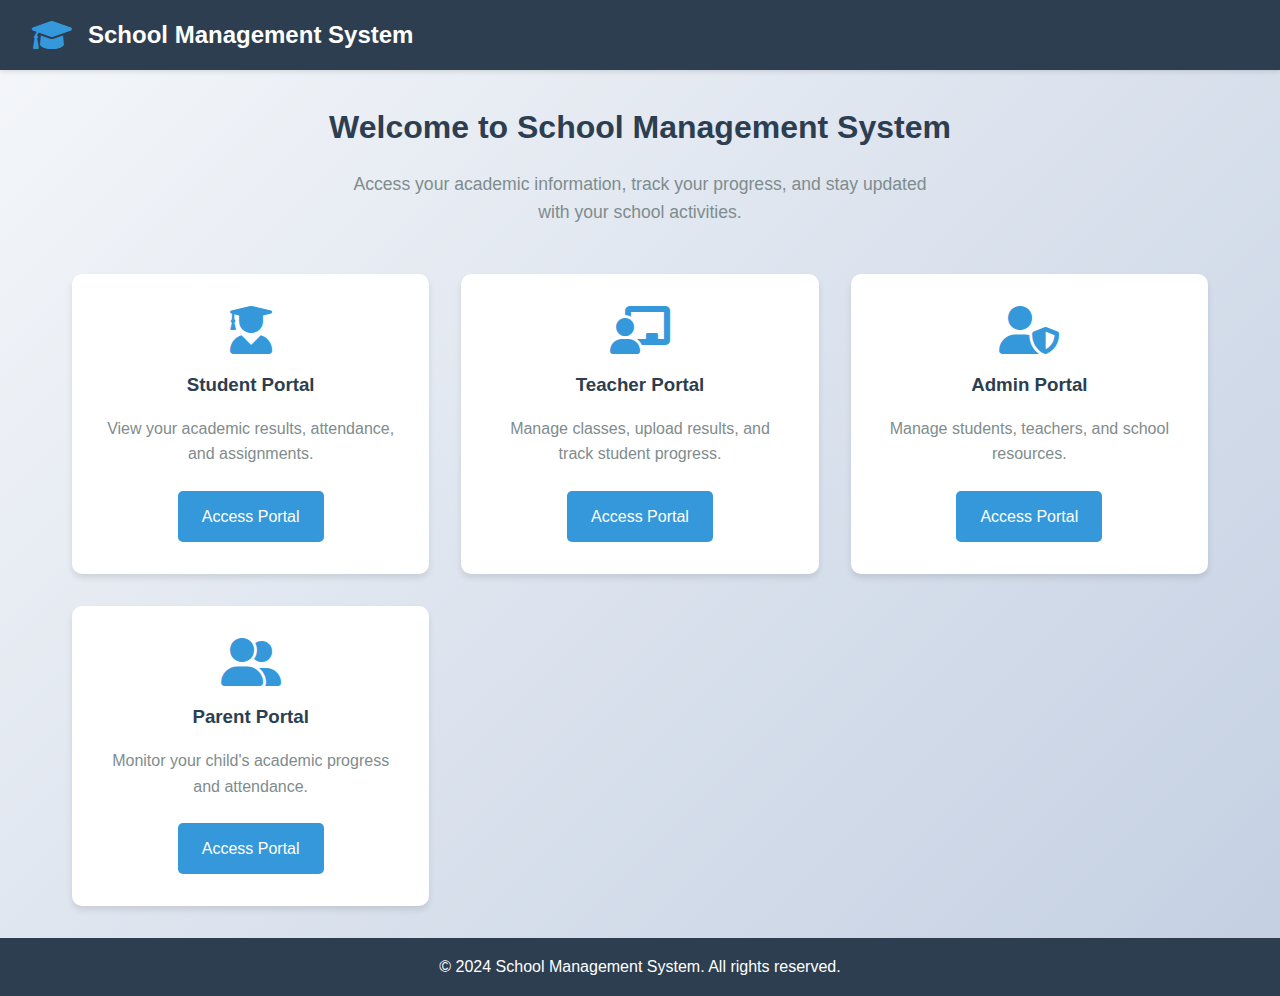
<file: index.html>
<!DOCTYPE html>
<html lang="en">
<head>
    <meta charset="UTF-8">
    <meta name="viewport" content="width=device-width, initial-scale=1.0">
    <title>School Management System</title>
    <link rel="stylesheet" href="css/style.css">
    <link rel="stylesheet" href="https://cdnjs.cloudflare.com/ajax/libs/font-awesome/6.0.0/css/all.min.css">
    <style>
        /* Home Page Specific Styles */
        .home-container {
            min-height: 100vh;
            display: flex;
            flex-direction: column;
            background: linear-gradient(135deg, #f5f7fa 0%, #c3cfe2 100%);
        }

        .header {
            background-color: #2c3e50;
            color: white;
            padding: 1rem 2rem;
            display: flex;
            justify-content: space-between;
            align-items: center;
            box-shadow: 0 2px 4px rgba(0, 0, 0, 0.1);
        }

        .logo {
            display: flex;
            align-items: center;
            gap: 1rem;
        }

        .logo i {
            font-size: 2rem;
            color: #3498db;
        }

        .logo h1 {
            margin: 0;
            font-size: 1.5rem;
        }

        .main-content {
            flex: 1;
            padding: 2rem;
            max-width: 1200px;
            margin: 0 auto;
            width: 100%;
        }

        .welcome-section {
            text-align: center;
            margin-bottom: 3rem;
        }

        .welcome-section h2 {
            color: #2c3e50;
            font-size: 2rem;
            margin-bottom: 1rem;
        }

        .welcome-section p {
            color: #7f8c8d;
            font-size: 1.1rem;
            max-width: 600px;
            margin: 0 auto;
        }

        .dashboard-cards {
            display: grid;
            grid-template-columns: repeat(auto-fit, minmax(300px, 1fr));
            gap: 2rem;
            margin-top: 2rem;
        }

        .dashboard-card {
            background: white;
            border-radius: 10px;
            padding: 2rem;
            text-align: center;
            box-shadow: 0 4px 6px rgba(0, 0, 0, 0.1);
            transition: transform 0.3s ease;
            cursor: pointer;
        }

        .dashboard-card:hover {
            transform: translateY(-5px);
        }

        .dashboard-card i {
            font-size: 3rem;
            color: #3498db;
            margin-bottom: 1rem;
        }

        .dashboard-card h3 {
            color: #2c3e50;
            margin-bottom: 1rem;
        }

        .dashboard-card p {
            color: #7f8c8d;
            margin-bottom: 1.5rem;
        }

        .btn {
            display: inline-block;
            padding: 0.8rem 1.5rem;
            background-color: #3498db;
            color: white;
            text-decoration: none;
            border-radius: 5px;
            transition: background-color 0.3s ease;
        }

        .btn:hover {
            background-color: #2980b9;
        }

        .footer {
            background-color: #2c3e50;
            color: white;
            text-align: center;
            padding: 1rem;
            margin-top: auto;
        }

        @media (max-width: 768px) {
            .header {
                flex-direction: column;
                text-align: center;
                gap: 1rem;
            }

            .welcome-section h2 {
                font-size: 1.5rem;
            }

            .dashboard-cards {
                grid-template-columns: 1fr;
            }
        }
    </style>
</head>
<body>
    <div class="home-container">
        <!-- Header -->
        <header class="header">
            <div class="logo">
                <i class="fas fa-graduation-cap"></i>
                <h1>School Management System</h1>
            </div>
        </header>

        <!-- Main Content -->
        <main class="main-content">
            <section class="welcome-section">
                <h2>Welcome to School Management System</h2>
                <p>Access your academic information, track your progress, and stay updated with your school activities.</p>
            </section>

            <div class="dashboard-cards">
                <!-- Student Dashboard Card -->
                <div class="dashboard-card" onclick="window.location.href='student-dashboard.html'">
                    <i class="fas fa-user-graduate"></i>
                    <h3>Student Portal</h3>
                    <p>View your academic results, attendance, and assignments.</p>
                    <a href="student-dashboard.html" class="btn">Access Portal</a>
                </div>

                <!-- Teacher Dashboard Card -->
                <div class="dashboard-card" onclick="window.location.href='teacher-dashboard.html'">
                    <i class="fas fa-chalkboard-teacher"></i>
                    <h3>Teacher Portal</h3>
                    <p>Manage classes, upload results, and track student progress.</p>
                    <a href="teacher-dashboard.html" class="btn">Access Portal</a>
                </div>

                <!-- Admin Dashboard Card -->
                <div class="dashboard-card" onclick="window.location.href='admin-dashboard.html'">
                    <i class="fas fa-user-shield"></i>
                    <h3>Admin Portal</h3>
                    <p>Manage students, teachers, and school resources.</p>
                    <a href="admin-dashboard.html" class="btn">Access Portal</a>
                </div>

                <!-- Parent Dashboard Card -->
                <div class="dashboard-card" onclick="window.location.href='parent-dashboard.html'">
                    <i class="fas fa-user-friends"></i>
                    <h3>Parent Portal</h3>
                    <p>Monitor your child's academic progress and attendance.</p>
                    <a href="parent-dashboard.html" class="btn">Access Portal</a>
                </div>
            </div>
        </main>

        <!-- Footer -->
        <footer class="footer">
            <p>&copy; 2024 School Management System. All rights reserved.</p>
        </footer>
    </div>
</body>
</html>
</file>
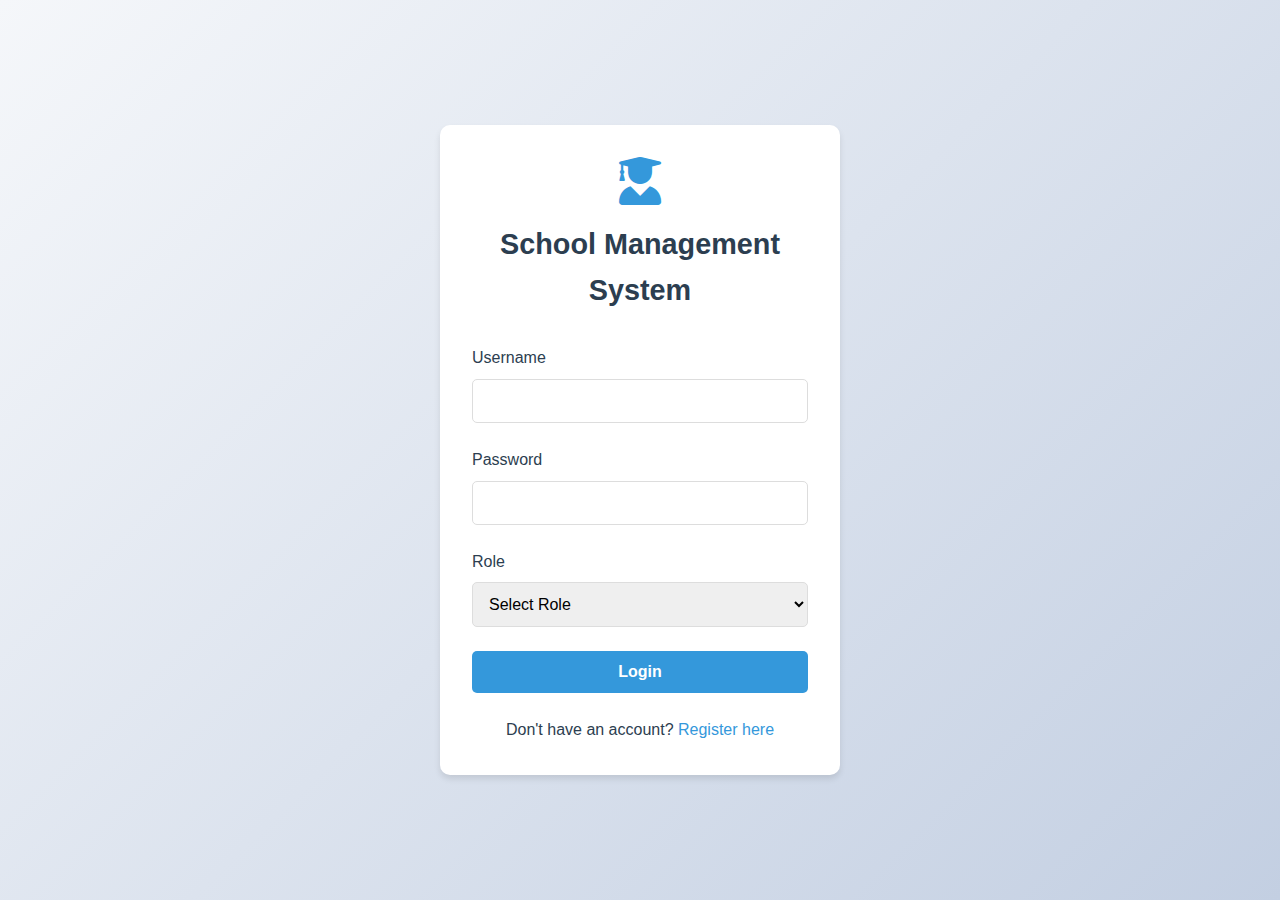
<file: login.html>
<!DOCTYPE html>
<html lang="en">
<head>
    <meta charset="UTF-8">
    <meta name="viewport" content="width=device-width, initial-scale=1.0">
    <title>Login - School Management System</title>
    <link rel="stylesheet" href="css/style.css">
    <link rel="stylesheet" href="https://cdnjs.cloudflare.com/ajax/libs/font-awesome/6.0.0/css/all.min.css">
    <style>
        .login-container {
            min-height: 100vh;
            display: flex;
            justify-content: center;
            align-items: center;
            background: linear-gradient(135deg, #f5f7fa 0%, #c3cfe2 100%);
        }

        .login-box {
            background: white;
            padding: 2rem;
            border-radius: 10px;
            box-shadow: 0 4px 6px rgba(0, 0, 0, 0.1);
            width: 100%;
            max-width: 400px;
        }

        .login-header {
            text-align: center;
            margin-bottom: 2rem;
        }

        .login-header i {
            font-size: 3rem;
            color: #3498db;
            margin-bottom: 1rem;
        }

        .login-header h2 {
            color: #2c3e50;
            margin: 0;
        }

        .form-group {
            margin-bottom: 1.5rem;
        }

        .form-group label {
            display: block;
            margin-bottom: 0.5rem;
            color: #2c3e50;
        }

        .form-group input,
        .form-group select {
            width: 100%;
            padding: 0.75rem;
            border: 1px solid #ddd;
            border-radius: 5px;
            font-size: 1rem;
        }

        .btn-login {
            width: 100%;
            padding: 0.75rem;
            background-color: #3498db;
            color: white;
            border: none;
            border-radius: 5px;
            font-size: 1rem;
            cursor: pointer;
            transition: background-color 0.3s;
        }

        .btn-login:hover {
            background-color: #2980b9;
        }

        .error-message {
            color: #e74c3c;
            text-align: center;
            margin-top: 1rem;
            display: none;
        }

        .register-link {
            text-align: center;
            margin-top: 1.5rem;
        }

        .register-link a {
            color: #3498db;
            text-decoration: none;
        }

        .register-link a:hover {
            text-decoration: underline;
        }
    </style>
</head>
<body>
    <div class="login-container">
        <div class="login-box">
            <div class="login-header">
                <i class="fas fa-user-graduate"></i>
                <h2>School Management System</h2>
            </div>
            <form id="loginForm">
                <div class="form-group">
                    <label for="username">Username</label>
                    <input type="text" id="username" name="username" required>
                </div>
                <div class="form-group">
                    <label for="password">Password</label>
                    <input type="password" id="password" name="password" required>
                </div>
                <div class="form-group">
                    <label for="role">Role</label>
                    <select id="role" name="role" required>
                        <option value="">Select Role</option>
                        <option value="student">Student</option>
                        <option value="teacher">Teacher</option>
                        <option value="admin">Admin</option>
                    </select>
                </div>
                <button type="submit" class="btn-login">Login</button>
                <div id="errorMessage" class="error-message"></div>
            </form>
            <div class="register-link">
                <p>Don't have an account? <a href="register.html">Register here</a></p>
            </div>
        </div>
    </div>

    <script src="js/login.js"></script>
</body>
</html>
</file>
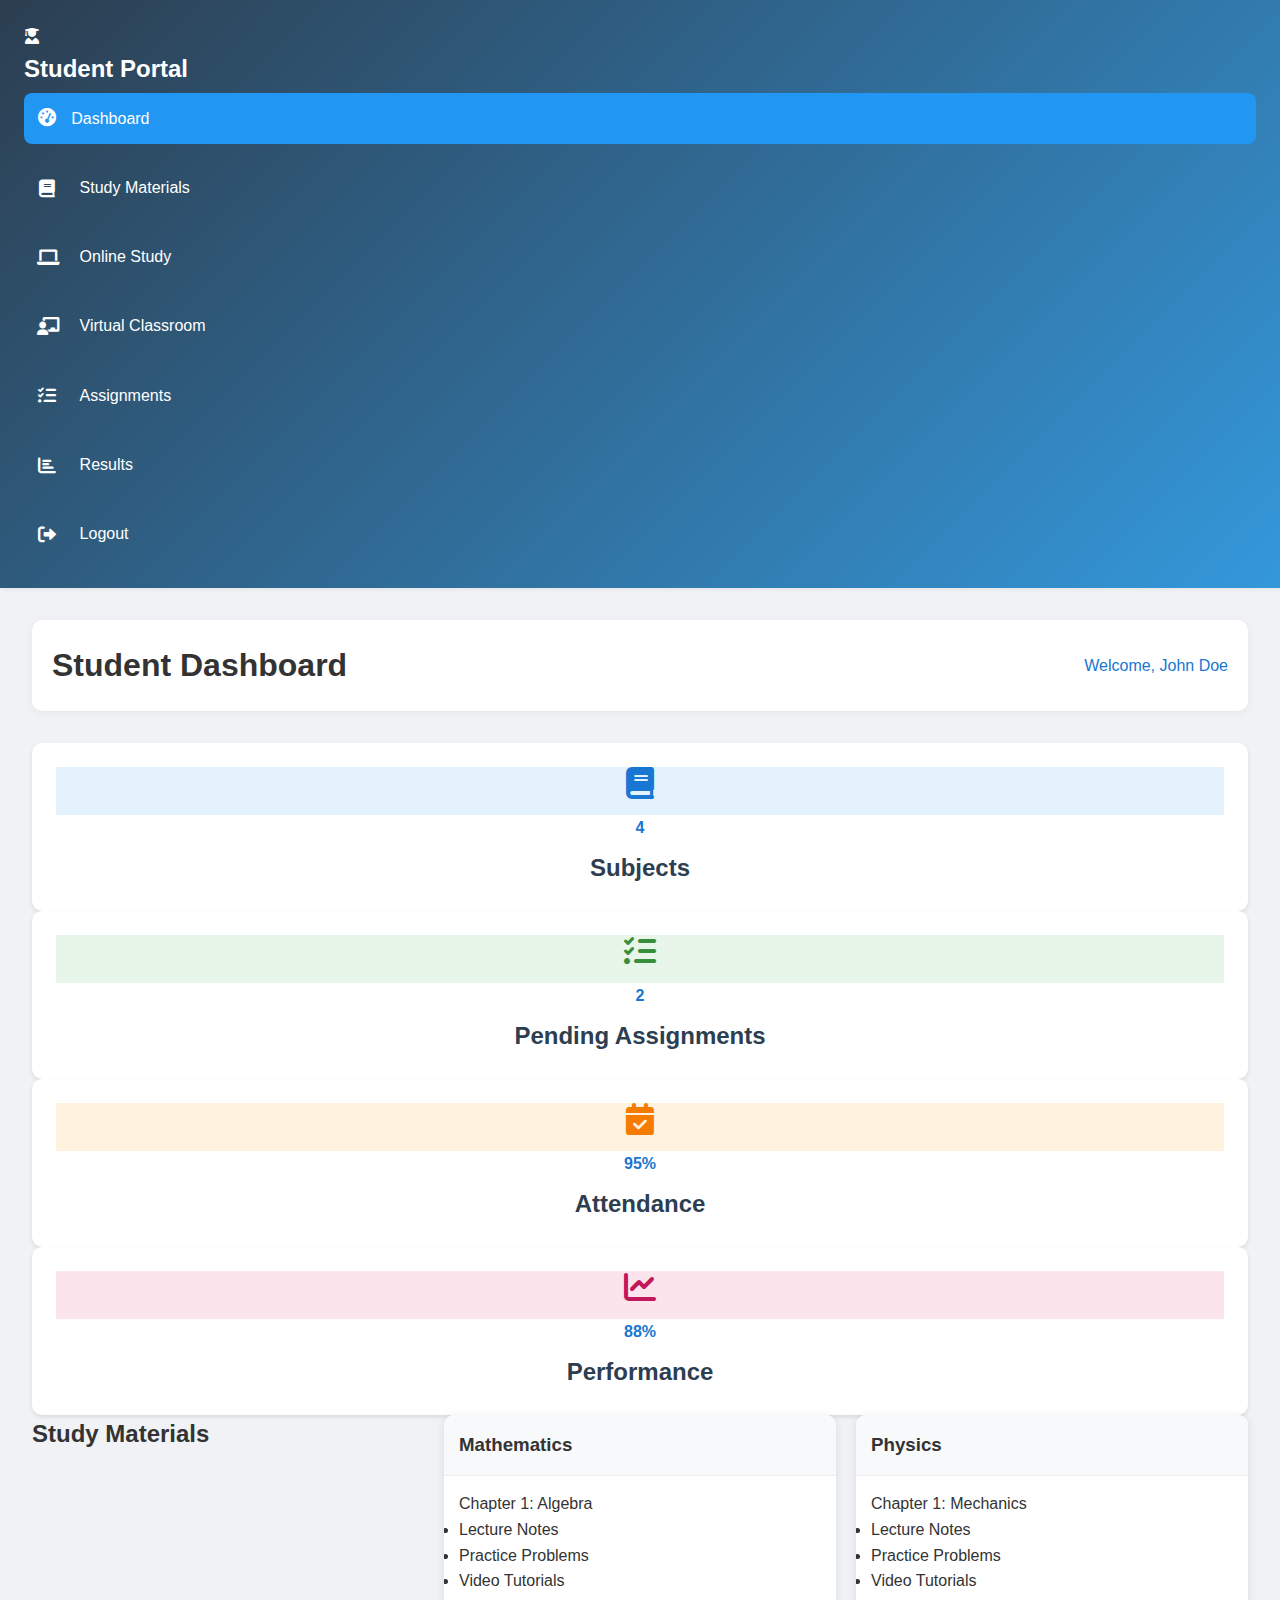
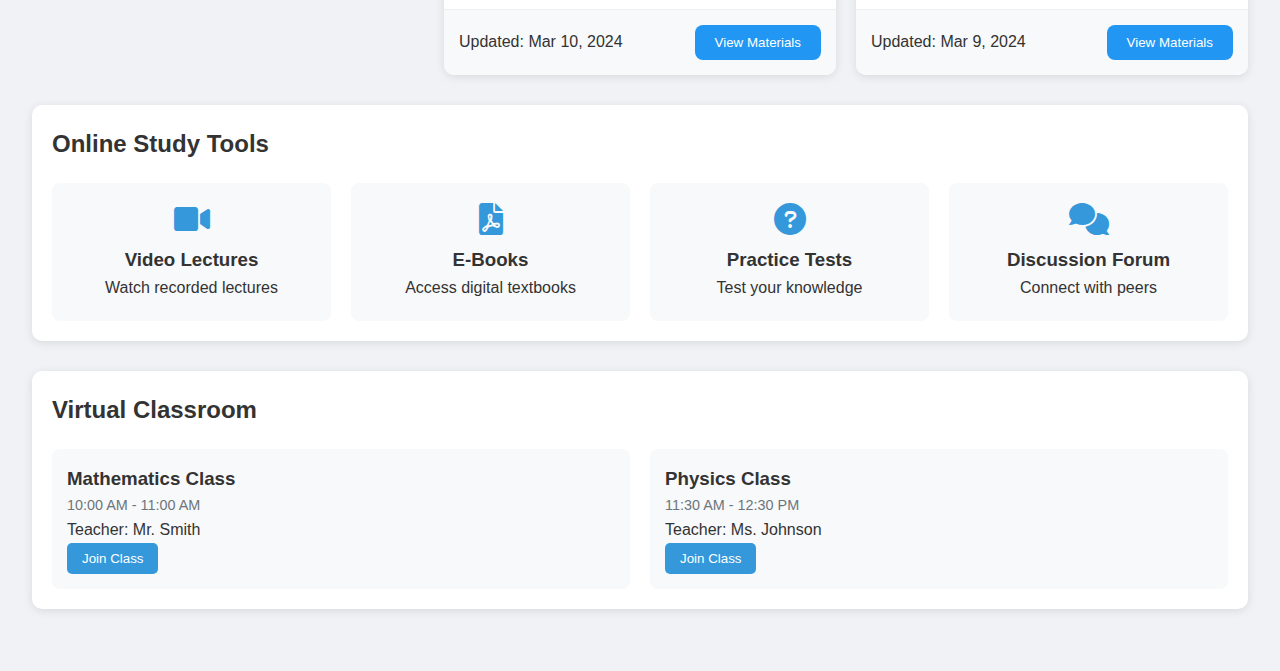
<file: student-dashboard.html>
<!DOCTYPE html>
<html lang="en">
<head>
    <meta charset="UTF-8">
    <meta name="viewport" content="width=device-width, initial-scale=1.0">
    <title>Student Dashboard - School Management System</title>
    <link rel="stylesheet" href="css/style.css">
    <link rel="stylesheet" href="css/dashboard.css">
    <link rel="stylesheet" href="https://cdnjs.cloudflare.com/ajax/libs/font-awesome/6.0.0/css/all.min.css">
    <style>
        /* Study Materials Section */
        .study-materials {
            display: grid;
            grid-template-columns: repeat(auto-fill, minmax(300px, 1fr));
            gap: 20px;
            margin-bottom: 30px;
        }

        .material-card {
            background: white;
            border-radius: 10px;
            box-shadow: 0 2px 10px rgba(0,0,0,0.1);
            overflow: hidden;
            transition: transform 0.3s;
        }

        .material-card:hover {
            transform: translateY(-5px);
        }

        .material-header {
            padding: 15px;
            background: #f8f9fa;
            border-bottom: 1px solid #eee;
        }

        .material-content {
            padding: 15px;
        }

        .material-footer {
            padding: 15px;
            background: #f8f9fa;
            border-top: 1px solid #eee;
            display: flex;
            justify-content: space-between;
            align-items: center;
        }

        /* Online Study Section */
        .online-study {
            background: white;
            border-radius: 10px;
            box-shadow: 0 2px 10px rgba(0,0,0,0.1);
            padding: 20px;
            margin-bottom: 30px;
        }

        .study-tools {
            display: grid;
            grid-template-columns: repeat(auto-fit, minmax(200px, 1fr));
            gap: 20px;
            margin-top: 20px;
        }

        .tool-card {
            background: #f8f9fa;
            padding: 20px;
            border-radius: 8px;
            text-align: center;
            cursor: pointer;
            transition: all 0.3s;
        }

        .tool-card:hover {
            background: #e9ecef;
            transform: scale(1.05);
        }

        .tool-icon {
            font-size: 2em;
            margin-bottom: 10px;
            color: #3498db;
        }

        /* Virtual Classroom */
        .virtual-classroom {
            background: white;
            border-radius: 10px;
            box-shadow: 0 2px 10px rgba(0,0,0,0.1);
            padding: 20px;
            margin-bottom: 30px;
        }

        .classroom-grid {
            display: grid;
            grid-template-columns: repeat(auto-fit, minmax(250px, 1fr));
            gap: 20px;
            margin-top: 20px;
        }

        .class-card {
            background: #f8f9fa;
            padding: 15px;
            border-radius: 8px;
            transition: all 0.3s;
        }

        .class-card:hover {
            background: #e9ecef;
        }

        .class-time {
            font-size: 0.9em;
            color: #6c757d;
        }

        .join-button {
            background: #3498db;
            color: white;
            border: none;
            padding: 8px 15px;
            border-radius: 5px;
            cursor: pointer;
            transition: background 0.3s;
        }

        .join-button:hover {
            background: #2980b9;
        }
    </style>
</head>
<body>
    <div class="dashboard">
        <!-- Sidebar -->
        <aside class="sidebar">
            <div class="logo-container">
                <i class="fas fa-user-graduate logo-icon"></i>
                <h2>Student Portal</h2>
            </div>
            <nav class="sidebar-nav">
                <a href="#dashboard" class="nav-link active">
                    <i class="fas fa-tachometer-alt"></i> Dashboard
                </a>
                <a href="#study-materials" class="nav-link">
                    <i class="fas fa-book"></i> Study Materials
                </a>
                <a href="#online-study" class="nav-link">
                    <i class="fas fa-laptop"></i> Online Study
                </a>
                <a href="#virtual-class" class="nav-link">
                    <i class="fas fa-chalkboard-teacher"></i> Virtual Classroom
                </a>
                <a href="#assignments" class="nav-link">
                    <i class="fas fa-tasks"></i> Assignments
                </a>
                <a href="#results" class="nav-link">
                    <i class="fas fa-chart-bar"></i> Results
                </a>
                <a href="index.html" class="nav-link logout">
                    <i class="fas fa-sign-out-alt"></i> Logout
                </a>
            </nav>
        </aside>

        <!-- Main Content -->
        <main class="main-content">
            <!-- Header -->
            <header class="dashboard-header">
                <h1>Student Dashboard</h1>
                <div class="user-info">
                    <span id="currentUser"></span>
                </div>
            </header>

            <!-- Quick Stats -->
            <div class="quick-stats">
                <div class="stat-card">
                    <div class="stat-icon" style="background-color: #e3f2fd;">
                        <i class="fas fa-book" style="color: #1976d2;"></i>
                    </div>
                    <div class="stat-info">
                        <h3 id="totalSubjects">0</h3>
                        <p>Subjects</p>
                    </div>
                </div>
                <div class="stat-card">
                    <div class="stat-icon" style="background-color: #e8f5e9;">
                        <i class="fas fa-tasks" style="color: #388e3c;"></i>
                    </div>
                    <div class="stat-info">
                        <h3 id="pendingAssignments">0</h3>
                        <p>Pending Assignments</p>
                    </div>
                </div>
                <div class="stat-card">
                    <div class="stat-icon" style="background-color: #fff3e0;">
                        <i class="fas fa-calendar-check" style="color: #f57c00;"></i>
                    </div>
                    <div class="stat-info">
                        <h3 id="attendance">0%</h3>
                        <p>Attendance</p>
                    </div>
                </div>
                <div class="stat-card">
                    <div class="stat-icon" style="background-color: #fce4ec;">
                        <i class="fas fa-chart-line" style="color: #c2185b;"></i>
                    </div>
                    <div class="stat-info">
                        <h3 id="performance">0%</h3>
                        <p>Performance</p>
                    </div>
                </div>
            </div>

            <!-- Study Materials -->
            <section id="study-materials" class="study-materials">
                <h2>Study Materials</h2>
                <div class="material-card">
                    <div class="material-header">
                        <h3>Mathematics</h3>
                    </div>
                    <div class="material-content">
                        <p>Chapter 1: Algebra</p>
                        <ul>
                            <li>Lecture Notes</li>
                            <li>Practice Problems</li>
                            <li>Video Tutorials</li>
                        </ul>
                    </div>
                    <div class="material-footer">
                        <span class="material-date">Updated: Today</span>
                        <button class="btn-primary">View Materials</button>
                    </div>
                </div>
                <!-- More material cards will be added dynamically -->
            </section>

            <!-- Online Study Tools -->
            <section id="online-study" class="online-study">
                <h2>Online Study Tools</h2>
                <div class="study-tools">
                    <div class="tool-card">
                        <i class="fas fa-video tool-icon"></i>
                        <h3>Video Lectures</h3>
                        <p>Watch recorded lectures</p>
                    </div>
                    <div class="tool-card">
                        <i class="fas fa-file-pdf tool-icon"></i>
                        <h3>E-Books</h3>
                        <p>Access digital textbooks</p>
                    </div>
                    <div class="tool-card">
                        <i class="fas fa-question-circle tool-icon"></i>
                        <h3>Practice Tests</h3>
                        <p>Test your knowledge</p>
                    </div>
                    <div class="tool-card">
                        <i class="fas fa-comments tool-icon"></i>
                        <h3>Discussion Forum</h3>
                        <p>Connect with peers</p>
                    </div>
                </div>
            </section>

            <!-- Virtual Classroom -->
            <section id="virtual-class" class="virtual-classroom">
                <h2>Virtual Classroom</h2>
                <div class="classroom-grid">
                    <div class="class-card">
                        <h3>Mathematics Class</h3>
                        <p class="class-time">10:00 AM - 11:00 AM</p>
                        <p>Teacher: Mr. Smith</p>
                        <button class="join-button">Join Class</button>
                    </div>
                    <!-- More class cards will be added dynamically -->
                </div>
            </section>
        </main>
    </div>

    <script src="js/student-dashboard.js"></script>
</body>
</html>
</file>
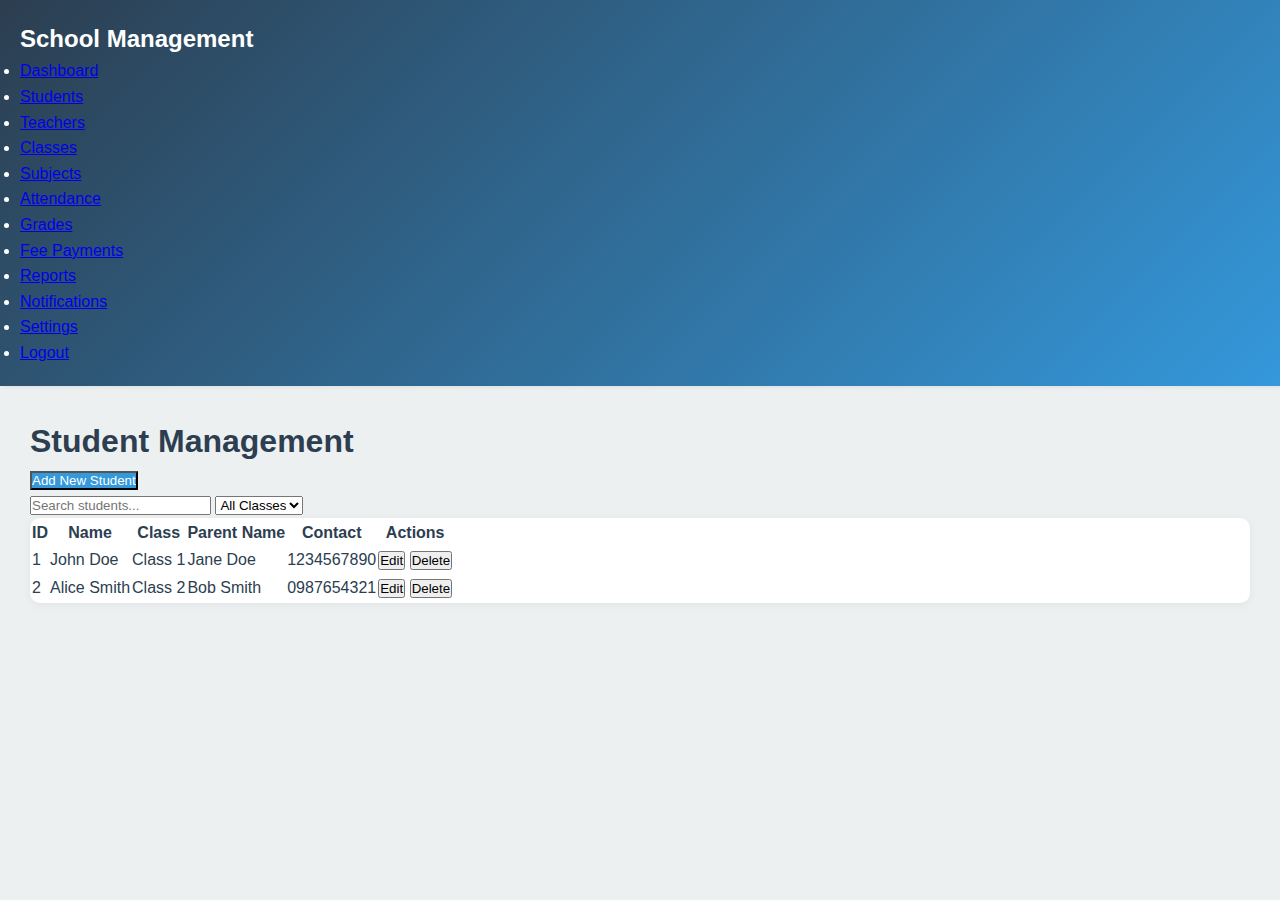
<file: students.html>
<!DOCTYPE html>
<html lang="en">
<head>
    <meta charset="UTF-8">
    <meta name="viewport" content="width=device-width, initial-scale=1.0">
    <title>School Management System - Students</title>
    <link rel="stylesheet" href="css/style.css">
</head>
<body>
    <div class="dashboard">
        <div class="sidebar">
            <h2>School Management</h2>
            <ul>
                <li><a href="dashboard.html">Dashboard</a></li>
                <li><a href="students.html" class="active">Students</a></li>
                <li><a href="teachers.html">Teachers</a></li>
                <li><a href="classes.html">Classes</a></li>
                <li><a href="subjects.html">Subjects</a></li>
                <li><a href="attendance.html">Attendance</a></li>
                <li><a href="grades.html">Grades</a></li>
                <li><a href="fees.html">Fee Payments</a></li>
                <li><a href="reports.html">Reports</a></li>
                <li><a href="notifications.html">Notifications</a></li>
                <li><a href="settings.html">Settings</a></li>
                <li><a href="index.html">Logout</a></li>
            </ul>
        </div>
        <div class="main-content">
            <div class="header">
                <h1>Student Management</h1>
                <button id="addStudentBtn" class="btn-primary">Add New Student</button>
            </div>

            <!-- Search and Filter -->
            <div class="search-filter">
                <input type="text" id="searchInput" placeholder="Search students...">
                <select id="classFilter">
                    <option value="">All Classes</option>
                    <option value="1">Class 1</option>
                    <option value="2">Class 2</option>
                    <!-- More classes will be added dynamically -->
                </select>
            </div>

            <!-- Students Table -->
            <div class="table-container">
                <table>
                    <thead>
                        <tr>
                            <th>ID</th>
                            <th>Name</th>
                            <th>Class</th>
                            <th>Parent Name</th>
                            <th>Contact</th>
                            <th>Actions</th>
                        </tr>
                    </thead>
                    <tbody id="studentsTable">
                        <!-- Students will be populated by JavaScript -->
                    </tbody>
                </table>
            </div>

            <!-- Add/Edit Student Modal -->
            <div id="studentModal" class="modal">
                <div class="modal-content">
                    <span class="close">&times;</span>
                    <h2 id="modalTitle">Add New Student</h2>
                    <form id="studentForm">
                        <div class="form-group">
                            <label for="studentName">Full Name</label>
                            <input type="text" id="studentName" required>
                        </div>
                        <div class="form-group">
                            <label for="studentClass">Class</label>
                            <select id="studentClass" required>
                                <option value="">Select Class</option>
                                <option value="1">Class 1</option>
                                <option value="2">Class 2</option>
                            </select>
                        </div>
                        <div class="form-group">
                            <label for="parentName">Parent Name</label>
                            <input type="text" id="parentName" required>
                        </div>
                        <div class="form-group">
                            <label for="contactNumber">Contact Number</label>
                            <input type="tel" id="contactNumber" required>
                        </div>
                        <div class="form-group">
                            <label for="email">Email</label>
                            <input type="email" id="email" required>
                        </div>
                        <div class="form-group">
                            <label for="address">Address</label>
                            <textarea id="address" required></textarea>
                        </div>
                        <button type="submit" class="btn-primary">Save</button>
                    </form>
                </div>
            </div>
        </div>
    </div>
    <script src="js/students.js"></script>
</body>
</html>
</file>
<file: css/style.css>
/* Global Styles */
:root {
    --primary-color: #3498db;
    --secondary-color: #2c3e50;
    --success-color: #2ecc71;
    --error-color: #e74c3c;
    --warning-color: #f39c12;
    --text-color: #2c3e50;
    --light-gray: #ecf0f1;
    --border-color: #ddd;
    --shadow: 0 2px 4px rgba(0, 0, 0, 0.1);
    --transition: all 0.3s ease;
}

* {
    margin: 0;
    padding: 0;
    box-sizing: border-box;
}

body {
    font-family: 'Segoe UI', Tahoma, Geneva, Verdana, sans-serif;
    line-height: 1.6;
    color: var(--text-color);
    background-color: var(--light-gray);
}

/* Professional Animations */
@keyframes fadeIn {
    from { opacity: 0; }
    to { opacity: 1; }
}

@keyframes slideInUp {
    from {
        transform: translateY(20px);
        opacity: 0;
    }
    to {
        transform: translateY(0);
        opacity: 1;
    }
}

@keyframes scaleIn {
    from {
        transform: scale(0.95);
        opacity: 0;
    }
    to {
        transform: scale(1);
        opacity: 1;
    }
}

@keyframes rotateIn {
    from {
        transform: rotate(-10deg);
        opacity: 0;
    }
    to {
        transform: rotate(0);
        opacity: 1;
    }
}

/* Animation Classes */
.animate-fade-in {
    animation: fadeIn 0.5s ease-out;
}

.animate-slide-up {
    animation: slideInUp 0.5s ease-out;
}

.animate-scale {
    animation: scaleIn 0.3s ease-out;
}

.animate-rotate {
    animation: rotateIn 0.4s ease-out;
}

/* Login Page Styles */
.login-container {
    min-height: 100vh;
    display: flex;
    justify-content: center;
    align-items: center;
    background: linear-gradient(135deg, #f5f7fa 0%, #c3cfe2 100%);
    padding: 20px;
}

.login-box {
    background: white;
    padding: 2.5rem;
    border-radius: 15px;
    box-shadow: var(--shadow);
    width: 100%;
    max-width: 450px;
    animation: fadeIn 0.5s ease;
}

.login-header {
    text-align: center;
    margin-bottom: 2.5rem;
}

.login-header i {
    font-size: 3.5rem;
    color: var(--primary-color);
    margin-bottom: 1rem;
    animation: bounce 1s ease infinite;
}

.login-header h2 {
    color: var(--secondary-color);
    margin: 0;
    font-size: 1.8rem;
}

.form-group {
    margin-bottom: 1.8rem;
    position: relative;
}

.form-group label {
    display: block;
    margin-bottom: 0.5rem;
    color: var(--secondary-color);
    font-weight: 500;
}

.form-group input,
.form-group select {
    width: 100%;
    padding: 0.9rem;
    border: 2px solid var(--border-color);
    border-radius: 8px;
    font-size: 1rem;
    transition: var(--transition);
}

.form-group input:focus,
.form-group select:focus {
    border-color: var(--primary-color);
    outline: none;
    box-shadow: 0 0 0 3px rgba(52, 152, 219, 0.2);
}

.form-group input.error,
.form-group select.error {
    border-color: var(--error-color);
}

.error-text {
    color: var(--error-color);
    font-size: 0.85rem;
    margin-top: 0.5rem;
    display: none;
}

.btn-login {
    width: 100%;
    padding: 1rem;
    background-color: var(--primary-color);
    color: white;
    border: none;
    border-radius: 8px;
    font-size: 1rem;
    font-weight: 600;
    cursor: pointer;
    transition: var(--transition);
    display: flex;
    align-items: center;
    justify-content: center;
    gap: 0.5rem;
}

.btn-login:hover {
    background-color: #2980b9;
    transform: translateY(-2px);
}

.btn-login:disabled {
    background-color: #95a5a6;
    cursor: not-allowed;
    transform: none;
}

.error-message {
    text-align: center;
    margin-top: 1.5rem;
    padding: 1rem;
    border-radius: 8px;
    display: none;
}

.error-message.error {
    background-color: rgba(231, 76, 60, 0.1);
    color: var(--error-color);
}

.error-message.success {
    background-color: rgba(46, 204, 113, 0.1);
    color: var(--success-color);
}

.register-link {
    text-align: center;
    margin-top: 2rem;
}

.register-link a {
    color: var(--primary-color);
    text-decoration: none;
    font-weight: 500;
    transition: var(--transition);
}

.register-link a:hover {
    text-decoration: underline;
    color: #2980b9;
}

/* Enhanced Dashboard Styles */
.dashboard-container {
    display: grid;
    grid-template-columns: 250px 1fr;
    min-height: 100vh;
    background-color: #f8f9fa;
}

.sidebar {
    background: linear-gradient(135deg, #2c3e50, #3498db);
    color: white;
    padding: 20px;
    box-shadow: 2px 0 5px rgba(0,0,0,0.1);
}

.sidebar-header {
    display: flex;
    align-items: center;
    padding: 20px 0;
    border-bottom: 1px solid rgba(255,255,255,0.1);
}

.sidebar-header i {
    font-size: 24px;
    margin-right: 10px;
}

.nav-link {
    display: flex;
    align-items: center;
    padding: 12px 15px;
    color: rgba(255,255,255,0.8);
    text-decoration: none;
    border-radius: 5px;
    margin: 5px 0;
    transition: all 0.3s ease;
}

.nav-link i {
    margin-right: 10px;
    font-size: 18px;
}

.nav-link:hover {
    background: rgba(255,255,255,0.1);
    color: white;
    transform: translateX(5px);
}

.nav-link.active {
    background: rgba(255,255,255,0.2);
    color: white;
}

.main-content {
    padding: 30px;
}

.dashboard-header {
    display: flex;
    justify-content: space-between;
    align-items: center;
    margin-bottom: 30px;
    padding: 20px;
    background: white;
    border-radius: 10px;
    box-shadow: 0 2px 10px rgba(0,0,0,0.05);
}

.stats-grid {
    display: grid;
    grid-template-columns: repeat(auto-fit, minmax(250px, 1fr));
    gap: 20px;
    margin-bottom: 30px;
}

.stat-card {
    background: white;
    padding: 20px;
    border-radius: 10px;
    box-shadow: 0 2px 10px rgba(0,0,0,0.05);
    transition: transform 0.3s ease;
}

.stat-card:hover {
    transform: translateY(-5px);
}

.stat-card i {
    font-size: 24px;
    margin-bottom: 10px;
    color: #3498db;
}

.stat-card h3 {
    margin: 0;
    font-size: 24px;
    color: #2c3e50;
}

.stat-card p {
    margin: 5px 0 0;
    color: #7f8c8d;
}

/* Enhanced Table Styles */
.table-container {
    background: white;
    border-radius: 10px;
    box-shadow: 0 2px 10px rgba(0,0,0,0.05);
    overflow: hidden;
}

.table-header {
    display: flex;
    justify-content: space-between;
    align-items: center;
    padding: 20px;
    border-bottom: 1px solid #eee;
}

.table {
    width: 100%;
    border-collapse: collapse;
}

.table th {
    background: #f8f9fa;
    padding: 15px;
    text-align: left;
    font-weight: 600;
    color: #2c3e50;
}

.table td {
    padding: 15px;
    border-bottom: 1px solid #eee;
}

.table tr:hover {
    background: #f8f9fa;
}

/* Enhanced Button Styles */
.btn {
    padding: 10px 20px;
    border-radius: 5px;
    border: none;
    cursor: pointer;
    font-weight: 500;
    transition: all 0.3s ease;
    display: inline-flex;
    align-items: center;
}

.btn i {
    margin-right: 8px;
}

.btn-primary {
    background: #3498db;
    color: white;
}

.btn-primary:hover {
    background: #2980b9;
    transform: translateY(-2px);
}

.btn-secondary {
    background: #95a5a6;
    color: white;
}

.btn-secondary:hover {
    background: #7f8c8d;
    transform: translateY(-2px);
}

.btn-danger {
    background: #e74c3c;
    color: white;
}

.btn-danger:hover {
    background: #c0392b;
    transform: translateY(-2px);
}

/* Enhanced Form Styles */
.form-group {
    margin-bottom: 20px;
}

.form-group label {
    display: block;
    margin-bottom: 8px;
    color: #2c3e50;
    font-weight: 500;
}

.form-control {
    width: 100%;
    padding: 12px;
    border: 1px solid #ddd;
    border-radius: 5px;
    transition: all 0.3s ease;
}

.form-control:focus {
    border-color: #3498db;
    box-shadow: 0 0 0 3px rgba(52,152,219,0.1);
}

/* Enhanced Modal Styles */
.modal {
    display: none;
    position: fixed;
    top: 0;
    left: 0;
    width: 100%;
    height: 100%;
    background: rgba(0,0,0,0.5);
    z-index: 1000;
}

.modal-content {
    background: white;
    width: 90%;
    max-width: 500px;
    margin: 50px auto;
    border-radius: 10px;
    box-shadow: 0 5px 15px rgba(0,0,0,0.2);
    animation: scaleIn 0.3s ease-out;
}

.modal-header {
    padding: 20px;
    border-bottom: 1px solid #eee;
    display: flex;
    justify-content: space-between;
    align-items: center;
}

.modal-body {
    padding: 20px;
}

.modal-footer {
    padding: 20px;
    border-top: 1px solid #eee;
    display: flex;
    justify-content: flex-end;
    gap: 10px;
}

/* Responsive Design */
@media (max-width: 768px) {
    .dashboard-container {
        grid-template-columns: 1fr;
    }

    .sidebar {
        position: fixed;
        left: -250px;
        top: 0;
        height: 100vh;
        z-index: 100;
        transition: left 0.3s ease;
    }

    .sidebar.active {
        left: 0;
    }

    .main-content {
        margin-left: 0;
    }

    .stats-grid {
        grid-template-columns: 1fr;
    }
}

@media (max-width: 480px) {
    .login-box {
        padding: 1.5rem;
    }

    .login-header i {
        font-size: 2.5rem;
    }

    .login-header h2 {
        font-size: 1.5rem;
    }

    .form-group input,
    .form-group select {
        padding: 0.75rem;
    }
}

/* Progress Bar Styles */
.progress-bar {
    width: 100%;
    height: 8px;
    background-color: #e9ecef;
    border-radius: 4px;
    overflow: hidden;
    margin-top: 10px;
}

.progress {
    height: 100%;
    background-color: #3498db;
    border-radius: 4px;
    transition: width 0.3s ease;
}

/* Status Card Styles */
.status-container {
    display: grid;
    grid-template-columns: repeat(auto-fit, minmax(300px, 1fr));
    gap: 20px;
    margin-bottom: 30px;
}

.status-card {
    background: white;
    padding: 20px;
    border-radius: 10px;
    box-shadow: 0 2px 10px rgba(0,0,0,0.05);
}

.status-card h3 {
    margin-bottom: 15px;
    color: #2c3e50;
    font-size: 1.2rem;
}

.subject-list,
.attendance-list {
    display: grid;
    gap: 15px;
}

.subject-item,
.attendance-item {
    display: grid;
    grid-template-columns: 1fr auto;
    align-items: center;
    gap: 10px;
}

.subject-name,
.month {
    color: #2c3e50;
    font-weight: 500;
}

.subject-grade,
.attendance-rate {
    color: #3498db;
    font-weight: 600;
}
</file>
<file: css/dashboard.css>
/* Global Styles */
:root {
    --primary-color: #2196F3;
    --secondary-color: #1976D2;
    --success-color: #4CAF50;
    --danger-color: #F44336;
    --warning-color: #FFC107;
    --info-color: #00BCD4;
    --light-color: #f5f5f5;
    --dark-color: #333;
    --sidebar-width: 250px;
    --header-height: 60px;
    --border-radius: 8px;
    --transition-speed: 0.3s;
}

* {
    margin: 0;
    padding: 0;
    box-sizing: border-box;
}

body {
    font-family: 'Segoe UI', Tahoma, Geneva, Verdana, sans-serif;
    background-color: #f0f2f5;
    color: var(--dark-color);
    line-height: 1.6;
}

/* Layout */
.dashboard-container {
    display: grid;
    grid-template-columns: 250px 1fr;
    min-height: 100vh;
    background-color: var(--light-gray);
}

/* Sidebar */
.sidebar {
    background-color: var(--secondary-color);
    color: white;
    padding: 1.5rem;
}

.sidebar-header {
    text-align: center;
    margin-bottom: 2rem;
}

.sidebar-header h2 {
    color: white;
    font-size: 1.5rem;
}

.sidebar-nav {
    display: flex;
    flex-direction: column;
    gap: 0.5rem;
}

.nav-link {
    color: white;
    text-decoration: none;
    padding: 0.8rem;
    border-radius: 8px;
    display: flex;
    align-items: center;
    gap: 0.8rem;
    transition: var(--transition);
}

.nav-link:hover {
    background-color: rgba(255, 255, 255, 0.1);
}

.nav-link.active {
    background-color: var(--primary-color);
}

.nav-link i {
    width: 20px;
    text-align: center;
}

/* Main Content */
.main-content {
    padding: 2rem;
}

/* Header */
.dashboard-header {
    display: flex;
    justify-content: space-between;
    align-items: center;
    margin-bottom: 2rem;
}

.header-left h1 {
    color: var(--secondary-color);
    font-size: 1.8rem;
}

.user-info {
    display: flex;
    flex-direction: column;
    align-items: flex-end;
}

.user-info span {
    color: var(--secondary-color);
}

/* Stats Container */
.stats-container {
    display: grid;
    grid-template-columns: repeat(auto-fit, minmax(200px, 1fr));
    gap: 1.5rem;
    margin-bottom: 2rem;
}

.stat-card {
    background: white;
    padding: 1.5rem;
    border-radius: 10px;
    box-shadow: var(--shadow);
    text-align: center;
    transition: var(--transition);
}

.stat-card:hover {
    transform: translateY(-5px);
}

.stat-card i {
    font-size: 2rem;
    color: var(--primary-color);
    margin-bottom: 1rem;
}

.stat-card h3 {
    color: var(--secondary-color);
    font-size: 1rem;
    margin-bottom: 0.5rem;
}

.stat-card p {
    font-size: 1.5rem;
    font-weight: bold;
    color: var(--text-color);
}

/* Charts Container */
.charts-container {
    display: grid;
    grid-template-columns: repeat(auto-fit, minmax(400px, 1fr));
    gap: 1.5rem;
    margin-bottom: 2rem;
}

.chart-card {
    background: white;
    padding: 1.5rem;
    border-radius: 10px;
    box-shadow: var(--shadow);
}

.chart-card h3 {
    color: var(--secondary-color);
    margin-bottom: 1rem;
}

/* Section Styles */
.section-header {
    display: flex;
    justify-content: space-between;
    align-items: center;
    margin-bottom: 1.5rem;
}

.section-header h2 {
    color: var(--secondary-color);
}

/* Table Styles */
.table-container {
    background: white;
    padding: 1.5rem;
    border-radius: 10px;
    box-shadow: var(--shadow);
    overflow-x: auto;
}

table {
    width: 100%;
    border-collapse: collapse;
}

th, td {
    padding: 1rem;
    text-align: left;
    border-bottom: 1px solid var(--border-color);
}

th {
    background-color: var(--light-gray);
    font-weight: 600;
    color: var(--secondary-color);
}

tr:hover {
    background-color: rgba(52, 152, 219, 0.05);
}

/* Button Styles */
.btn-primary {
    background-color: var(--primary-color);
    color: white;
    border: none;
    padding: 0.8rem 1.5rem;
    border-radius: 8px;
    cursor: pointer;
    display: flex;
    align-items: center;
    gap: 0.5rem;
    transition: var(--transition);
}

.btn-primary:hover {
    background-color: #2980b9;
    transform: translateY(-2px);
}

.btn-edit, .btn-delete {
    background: none;
    border: none;
    cursor: pointer;
    padding: 0.5rem;
    border-radius: 4px;
    transition: var(--transition);
}

.btn-edit {
    color: var(--primary-color);
}

.btn-delete {
    color: var(--error-color);
}

.btn-edit:hover, .btn-delete:hover {
    background-color: rgba(0, 0, 0, 0.05);
}

/* Settings Styles */
.settings-container {
    background: white;
    padding: 1.5rem;
    border-radius: 10px;
    box-shadow: var(--shadow);
}

.settings-card {
    max-width: 600px;
}

/* Form Styles */
.form-group {
    margin-bottom: 1.5rem;
}

.form-group label {
    display: block;
    margin-bottom: 0.5rem;
    color: var(--secondary-color);
}

.form-group input {
    width: 100%;
    padding: 0.8rem;
    border: 2px solid var(--border-color);
    border-radius: 8px;
    transition: var(--transition);
}

.form-group input:focus {
    border-color: var(--primary-color);
    outline: none;
}

/* Responsive Design */
@media (max-width: 768px) {
    .dashboard-container {
        grid-template-columns: 1fr;
    }

    .sidebar {
        display: none;
    }

    .stats-container,
    .charts-container {
        grid-template-columns: 1fr;
    }
}

@media (max-width: 480px) {
    .main-content {
        padding: 1rem;
    }

    .section-header {
        flex-direction: column;
        gap: 1rem;
    }

    .btn-primary {
        width: 100%;
        justify-content: center;
    }
}

/* Animations */
@keyframes fadeIn {
    from { opacity: 0; }
    to { opacity: 1; }
}

@keyframes slideUp {
    from { transform: translateY(20px); opacity: 0; }
    to { transform: translateY(0); opacity: 1; }
}

.stat-card {
    animation: slideUp 0.5s ease forwards;
}

.chart-card {
    animation: fadeIn 0.5s ease forwards;
}

.activity-item {
    animation: slideUp 0.5s ease forwards;
}

/* Utility Classes */
.hidden {
    display: none;
}

.active {
    display: block;
}

/* Departments Section */
.departments-section {
    margin: 30px 0;
}

.departments-grid {
    display: grid;
    grid-template-columns: repeat(auto-fit, minmax(250px, 1fr));
    gap: 20px;
    margin-top: 20px;
}

.department-card {
    background-color: #fff;
    border-radius: var(--border-radius);
    box-shadow: 0 2px 5px rgba(0, 0, 0, 0.1);
    padding: 20px;
    transition: transform var(--transition-speed) ease;
    display: flex;
    flex-direction: column;
    gap: 15px;
}

.department-card:hover {
    transform: translateY(-5px);
    box-shadow: 0 5px 15px rgba(0, 0, 0, 0.1);
}

.department-header {
    display: flex;
    align-items: center;
    gap: 15px;
}

.department-header i {
    font-size: 24px;
    width: 40px;
    height: 40px;
    background-color: var(--light-color);
    border-radius: 50%;
    display: flex;
    align-items: center;
    justify-content: center;
    color: var(--primary-color);
}

.department-header h4 {
    font-size: 18px;
    font-weight: 600;
    color: var(--dark-color);
    margin: 0;
}

.department-stats {
    display: grid;
    grid-template-columns: repeat(2, 1fr);
    gap: 15px;
    padding: 10px 0;
    border-top: 1px solid #eee;
    border-bottom: 1px solid #eee;
}

.department-stats .stat {
    display: flex;
    flex-direction: column;
    gap: 5px;
}

.stat-label {
    font-size: 12px;
    color: #666;
    text-transform: uppercase;
    letter-spacing: 0.5px;
}

.stat-value {
    font-size: 20px;
    font-weight: 600;
    color: var(--dark-color);
}

.department-actions {
    display: flex;
    justify-content: flex-end;
    gap: 10px;
    margin-top: auto;
}

/* Responsive adjustments for departments */
@media (max-width: 768px) {
    .departments-grid {
        grid-template-columns: 1fr;
    }
    
    .department-card {
        padding: 15px;
    }
    
    .department-header i {
        font-size: 20px;
        width: 35px;
        height: 35px;
    }
    
    .department-header h4 {
        font-size: 16px;
    }
    
    .stat-value {
        font-size: 18px;
    }
}

/* Animation for department cards */
.department-card {
    animation: slideUp 0.5s ease forwards;
}

.department-card:nth-child(1) { animation-delay: 0.1s; }
.department-card:nth-child(2) { animation-delay: 0.2s; }
.department-card:nth-child(3) { animation-delay: 0.3s; }
.department-card:nth-child(4) { animation-delay: 0.4s; }
.department-card:nth-child(5) { animation-delay: 0.5s; }
.department-card:nth-child(6) { animation-delay: 0.6s; }

/* Profile Picture Styles */
.profile-picture-container {
    position: relative;
    margin-bottom: 20px;
}

.profile-picture-wrapper {
    position: relative;
    width: 150px;
    height: 150px;
    border-radius: 50%;
    overflow: hidden;
    border: 3px solid var(--primary-color);
    box-shadow: 0 2px 10px rgba(0, 0, 0, 0.1);
}

.profile-large {
    width: 100%;
    height: 100%;
    object-fit: cover;
    transition: all var(--transition-speed) ease;
}

.profile-picture-overlay {
    position: absolute;
    top: 0;
    left: 0;
    width: 100%;
    height: 100%;
    background-color: rgba(0, 0, 0, 0.5);
    display: flex;
    align-items: center;
    justify-content: center;
    opacity: 0;
    transition: all var(--transition-speed) ease;
}

.profile-picture-wrapper:hover .profile-picture-overlay {
    opacity: 1;
}

.upload-btn {
    display: flex;
    flex-direction: column;
    align-items: center;
    gap: 5px;
    color: white;
    cursor: pointer;
    text-align: center;
    padding: 10px;
    border-radius: var(--border-radius);
    transition: all var(--transition-speed) ease;
}

.upload-btn:hover {
    background-color: rgba(255, 255, 255, 0.1);
}

.upload-btn i {
    font-size: 24px;
}

.upload-btn span {
    font-size: 12px;
    text-transform: uppercase;
    letter-spacing: 0.5px;
}

.profile-picture-actions {
    position: absolute;
    bottom: -30px;
    left: 50%;
    transform: translateX(-50%);
    display: flex;
    gap: 10px;
}

#removePicture {
    background-color: var(--danger-color);
    color: white;
    border: none;
    width: 30px;
    height: 30px;
    border-radius: 50%;
    display: flex;
    align-items: center;
    justify-content: center;
    cursor: pointer;
    transition: all var(--transition-speed) ease;
}

#removePicture:hover {
    transform: scale(1.1);
    background-color: #d32f2f;
}

/* Profile Section Styles */
.profile-container {
    background-color: #fff;
    border-radius: var(--border-radius);
    box-shadow: 0 2px 5px rgba(0, 0, 0, 0.1);
    padding: 30px;
}

.profile-header {
    display: flex;
    align-items: center;
    gap: 30px;
    margin-bottom: 30px;
    padding-bottom: 30px;
    border-bottom: 1px solid #eee;
}

.profile-info {
    flex: 1;
}

.profile-info h2 {
    font-size: 24px;
    font-weight: 600;
    margin-bottom: 5px;
    color: var(--dark-color);
}

.profile-info .role {
    color: #666;
    font-size: 14px;
    background-color: var(--light-color);
    padding: 4px 8px;
    border-radius: 12px;
    display: inline-block;
    margin-bottom: 15px;
}

.btn-primary {
    background-color: var(--primary-color);
    color: white;
    border: none;
    padding: 10px 20px;
    border-radius: var(--border-radius);
    cursor: pointer;
    display: flex;
    align-items: center;
    gap: 10px;
    transition: all var(--transition-speed) ease;
}

.btn-primary:hover {
    background-color: var(--secondary-color);
    transform: translateY(-2px);
}

.profile-details {
    display: grid;
    grid-template-columns: repeat(auto-fit, minmax(300px, 1fr));
    gap: 30px;
}

.detail-group {
    background-color: var(--light-color);
    padding: 20px;
    border-radius: var(--border-radius);
}

.detail-group h3 {
    font-size: 18px;
    font-weight: 600;
    margin-bottom: 20px;
    color: var(--dark-color);
}

.detail-item {
    margin-bottom: 15px;
}

.detail-item:last-child {
    margin-bottom: 0;
}

.detail-item label {
    display: block;
    color: #666;
    font-size: 14px;
    margin-bottom: 5px;
}

.detail-item p {
    font-weight: 500;
    color: var(--dark-color);
}

.btn-secondary {
    background-color: transparent;
    color: var(--primary-color);
    border: 1px solid var(--primary-color);
    padding: 8px 15px;
    border-radius: var(--border-radius);
    cursor: pointer;
    transition: all var(--transition-speed) ease;
}

.btn-secondary:hover {
    background-color: var(--primary-color);
    color: white;
}

/* Responsive adjustments for profile section */
@media (max-width: 768px) {
    .profile-header {
        flex-direction: column;
        text-align: center;
    }
    
    .profile-picture-container {
        margin: 0 auto 20px;
    }
    
    .profile-info {
        text-align: center;
    }
    
    .profile-details {
        grid-template-columns: 1fr;
    }
}
</file>
